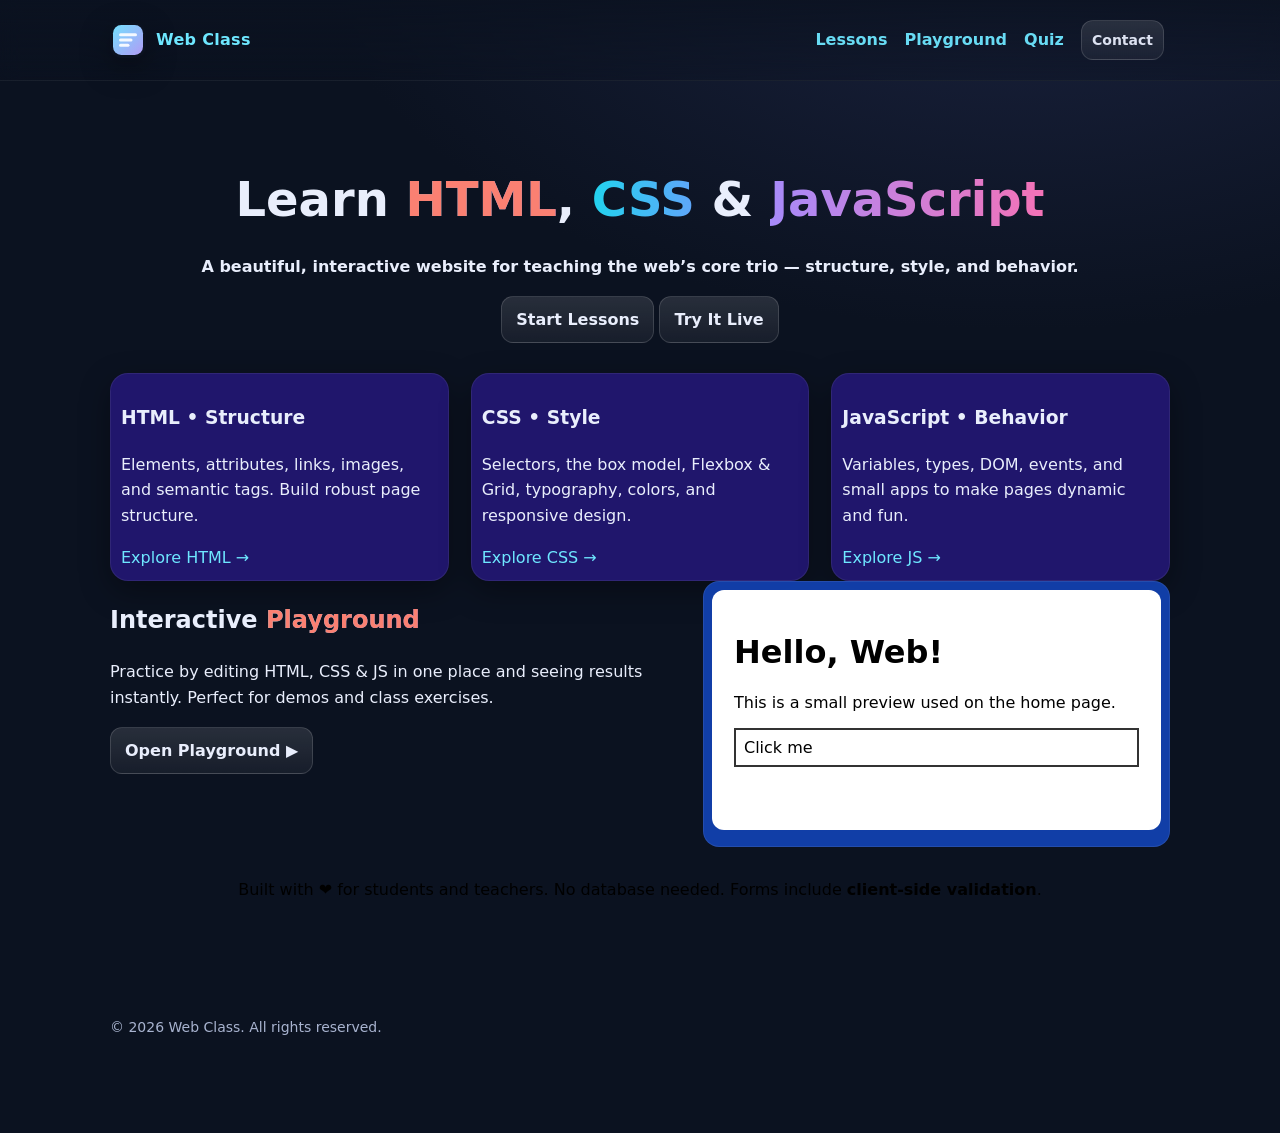
<file: index.html>
<!DOCTYPE html>
<html lang="en">
<head>
  <meta charset="utf-8" />
  <meta name="viewport" content="width=device-width, initial-scale=1" />
  <title>Web Class • HTML, CSS & JavaScript</title>
  <link rel="stylesheet" href="styles.css">
  <script defer src="script.js"></script>
</head>
<body class="home-page">
  <video autoplay muted loop id="myVideo" >
  <source src="v1.mp4" type="video/mp4">

</video>

  <header class="site-header">
    <div class="wrap nav">
      <a class="brand" href="index.html" aria-label="Home">
        <img src="logo.svg" alt="" width="36" height="36" class="logo">
        <span class="brand-text">Web Class</span>
      </a>
      <nav aria-label="Primary">
        <a href="lessons.html">Lessons</a>
        <a href="playground.html">Playground</a>
        <a href="quiz.html">Quiz</a>
        <a class="btn small" href="contact.html">Contact</a>
      </nav>
    </div>
  </header>

  <main class="wrap">
    <section class="hero">
      <h1>Learn <span class="grad">HTML</span>, <span class="grad-2">CSS</span> & <span class="grad-3">JavaScript</span></h1>
      <p class="tag">A beautiful, interactive website for teaching the web’s core trio — structure, style, and behavior.</p>
      <div class="cta-row">
        <a class="btn" href="lessons.html">Start Lessons</a>
        <a class="btn" href="playground.html">Try It Live</a>
      </div>
    </section>

    <section class="cards grid" role="list">
      <article class="card" role="listitem">
        <h3>HTML • Structure</h3>
        <p>Elements, attributes, links, images, and semantic tags. Build robust page structure.</p>
        <a class="text-link" href="lessons.html#html">Explore HTML →</a>
      </article>
      <article class="card" role="listitem">
        <h3>CSS • Style</h3>
        <p>Selectors, the box model, Flexbox & Grid, typography, colors, and responsive design.</p>
        <a class="text-link" href="lessons.html#css">Explore CSS →</a>
      </article>
      <article class="card" role="listitem">
        <h3>JavaScript • Behavior</h3>
        <p>Variables, types, DOM, events, and small apps to make pages dynamic and fun.</p>
        <a class="text-link" href="lessons.html#js">Explore JS →</a>
      </article>
    </section>

    <section class="showcase two">
      <div>
        <h2 class="twoline">Interactive <span class="grad">Playground</span></h2>
        <p style="text color: rgba(222, 32, 46, 0.89)" >Practice by editing HTML, CSS & JS in one place and seeing results instantly. Perfect for demos and class exercises.</p>
        <a class="btn" href="playground.html">Open Playground ▶</a>
      </div>
      <div class="demo-card">
        <iframe src="preview.html" title="Preview" class="mock"></iframe>
      </div>
    </section>

    <section class="footer-note">
      <p>Built with ❤️ for students and teachers. No database needed. Forms include <b>client‑side validation</b>.</p>
    </section>
  </main>

  <footer class="site-footer">
    <div class="wrap">
      <p>© <span id="year"></span> Web Class. All rights reserved.</p>
    </div>
  </footer>
</body>
</html>
</file>
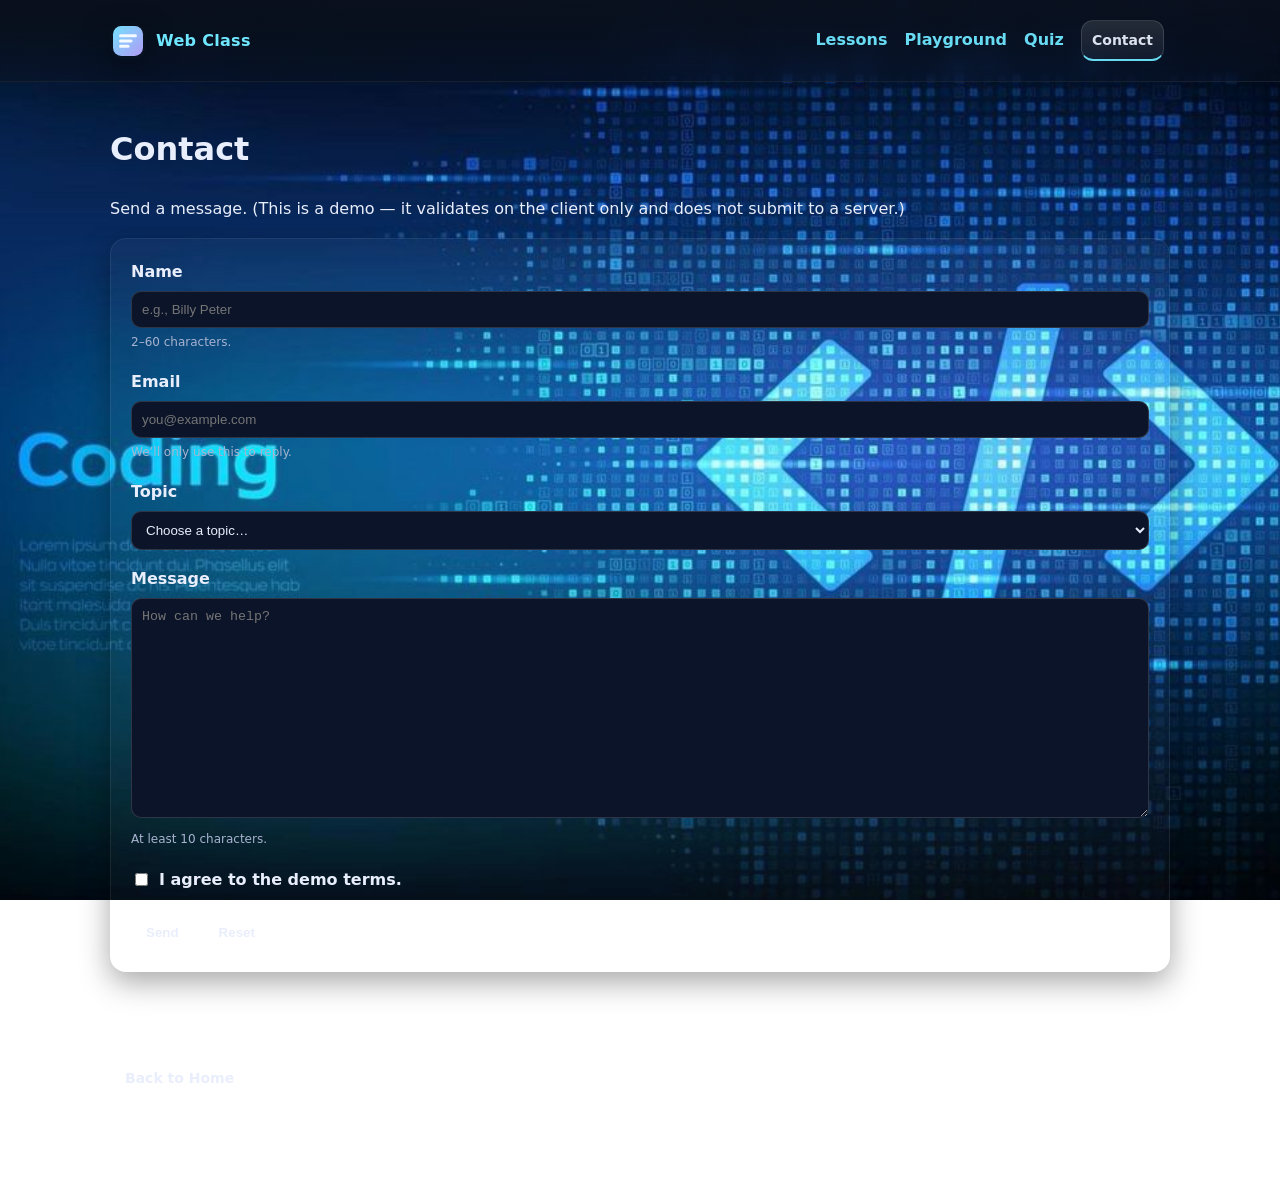
<file: contact.html>
<!DOCTYPE html>
<html lang="en">
<head>
  <meta charset="utf-8" />
  <meta name="viewport" content="width=device-width, initial-scale=1" />
  <title>Contact • Web Class</title>
  <link rel="stylesheet" href="styles.css">
  <script defer src="script.js"></script>
  <script defer src="validate.js"></script>
</head>
<body class="lesson-page">
  <header class="site-header">
    <div class="wrap nav">
      <a class="brand" href="index.html">
        <img src="logo.svg" alt="" width="36" height="36" class="logo">
        <span class="brand-text">Web Class</span>
      </a>
      <nav aria-label="Primary">
        <a href="lessons.html">Lessons</a>
        <a href="playground.html">Playground</a>
        <a href="quiz.html">Quiz</a>
        <a class="btn small active" href="contact.html">Contact</a>
      </nav>
    </div>
  </header>

  <main class="wrap">
    <h1>Contact</h1>
    <p>Send a message. (This is a demo — it validates on the client only and does not submit to a server.)</p>

    <form id="contactForm" novalidate class="form">
      <div class="field">
        <label for="name">Name</label>
        <input id="name" name="name" type="text" required minlength="2" maxlength="60" placeholder="e.g., Billy Peter">
        <small class="hint">2–60 characters.</small>
        <p class="error" id="err-name" aria-live="polite"></p>
      </div>

      <div class="field">
        <label for="email">Email</label>
        <input id="email" name="email" type="email" required placeholder="you@example.com" inputmode="email">
        <small class="hint">We’ll only use this to reply.</small>
        <p class="error" id="err-email" aria-live="polite"></p>
      </div>

      <div class="field">
        <label for="topic">Topic</label>
        <select id="topic" name="topic" required>
          <option value="">Choose a topic…</option>
          <option>General</option>
          <option>Lesson Request</option>
          <option>Bug Report</option>
        </select>
        <p class="error" id="err-topic" aria-live="polite"></p>
      </div>

      <div class="field">
        <label for="message">Message</label>
        <textarea id="message" name="message" required minlength="10" maxlength="800" placeholder="How can we help?"></textarea>
        <small class="hint">At least 10 characters.</small>
        <p class="error" id="err-message" aria-live="polite"></p>
      </div>

      <div class="field inline">
        <label class="checkbox">
          <input id="agree" type="checkbox" required>
          <span>I agree to the demo terms.</span>
        </label>
        <p class="error" id="err-agree" aria-live="polite"></p>
      </div>

      <div class="btn-row">
        <button class="btn" type="submit">Send</button>
        <button class="btn" type="reset">Reset</button>
      </div>

      <p class="success" id="success" hidden>✅ Message validated & ready to send! (No server configured.)</p>
    </form>
  </main>

  <footer class="site-footer">
    <div class="wrap">
      <p> <a class="btn"  href="index.html"> Back to Home</a></p>
    </div>
  </footer>
</body>
</html>
</file>
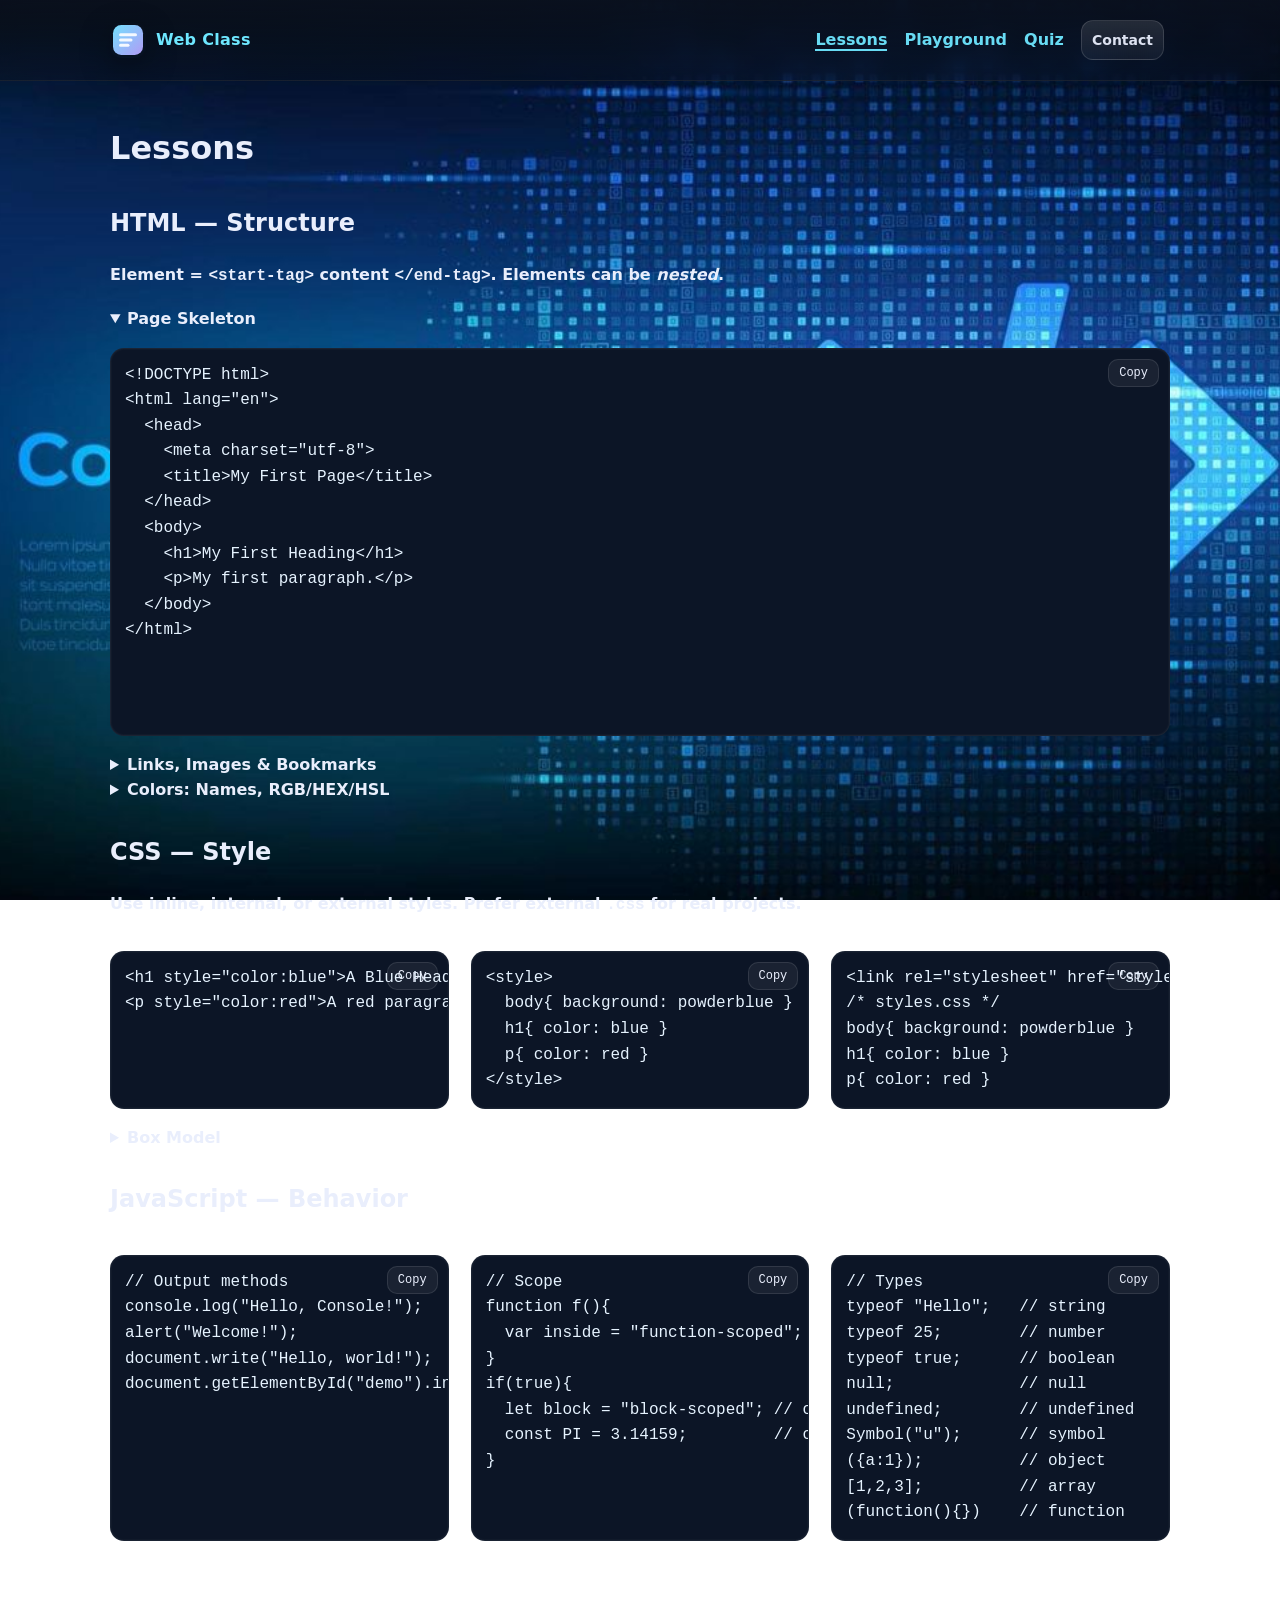
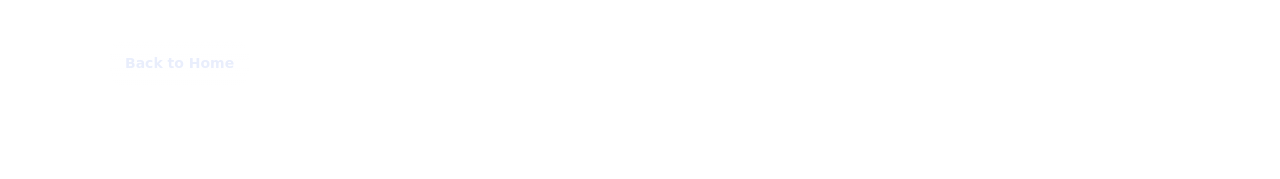
<file: lessons.html>
<!DOCTYPE html>
<html lang="en">
<head>
  <meta charset="utf-8" />
  <meta name="viewport" content="width=device-width, initial-scale=1" />
  <title>Lessons • Web Class</title>
  <link rel="stylesheet" href="styles.css">
  <script defer src="script.js"></script>
</head>
<body class="lesson-page">
  <header class="site-header">
    <div class="wrap nav">
      <a class="brand" href="index.html">
        <img src="logo.svg" alt="" width="36" height="36" class="logo">
        <span class="brand-text">Web Class</span>
      </a>
      <nav aria-label="Primary">
        <a class="active" href="lessons.html">Lessons</a>
        <a href="playground.html">Playground</a>
        <a href="quiz.html">Quiz</a>
        <a class="btn small" href="contact.html">Contact</a>
      </nav>
    </div>
  </header>

  <main class="wrap">
    <h1>Lessons</h1>

    <section id="html" class="section">
      <h2>HTML — Structure</h2>
      <p  style="font-weight:bold;"
  ><strong>Element</strong> = <code>&lt;start-tag&gt;</code> content <code>&lt;/end-tag&gt;</code>. Elements can be <em>nested</em>.</p>
      <details open>
        <summary  style="font-weight:bold;">Page Skeleton</summary>
        <pre class="code"><button class="copy" data-clip="#code-skeleton">Copy</button><code id="code-skeleton">&lt;!DOCTYPE html&gt;
&lt;html lang="en"&gt;
  &lt;head&gt;
    &lt;meta charset="utf-8"&gt;
    &lt;title&gt;My First Page&lt;/title&gt;
  &lt;/head&gt;
  &lt;body&gt;
    &lt;h1&gt;My First Heading&lt;/h1&gt;
    &lt;p&gt;My first paragraph.&lt;/p&gt;
  &lt;/body&gt;
&lt;/html&gt;
    
     
  </code></pre>
      </details>

      <details>
        <summary  style="font-weight:bold;">Links, Images & Bookmarks</summary>
        <pre class="code"><button class="copy" data-clip="#code-links">Copy</button><code id="code-links">&lt;h2 id="chapter4"&gt;Chapter 4&lt;/h2&gt;
&lt;a href="#chapter4"&gt;Jump to Chapter 4&lt;/a&gt;

&lt;a href="mailto:hello@example.com"&gt;Send Email&lt;/a&gt;
&lt;a href="page2.html"&gt;Relative link&lt;/a&gt;
&lt;a href="https://www.w3.org/" target="_blank"&gt;Absolute link&lt;/a&gt;
&lt;a href="/assets/guide.pdf" download&gt;Download PDF&lt;/a&gt;
&lt;a href="/"&gt;&lt;img src="logo.png" alt="Brand logo" width="120" height="32"&gt;&lt;/a&gt;</code></pre>
      </details>

      <details>
       <summary style="font-weight:bold;">Colors: Names, RGB/HEX/HSL</summary>
        <pre class="code"><button class="copy" data-clip="#code-colors">Copy</button><code id="code-colors">&lt;p style="background-color:Tomato; color:white"&gt;Color name&lt;/p&gt;
&lt;p style="background: rgb(255,99,71)"&gt;RGB&lt;/p&gt;
&lt;p style="background: #ff6347"&gt;HEX&lt;/p&gt;
&lt;p style="background: hsl(9,100%,64%)"&gt;HSL&lt;/p&gt;
&lt;p style="background: rgba(255,99,71,.5)"&gt;RGBA (alpha)&lt;/p&gt;
&lt;p style="background: hsla(9,100%,64%,.5)"&gt;HSLA (alpha)&lt;/p&gt;</code></pre>
      </details>
    </section>

    <section id="css" class="section">
      <h2>CSS — Style</h2>
      <p style="font-weight:bold;">Use inline, internal, or external styles. Prefer external <code>.css</code> for real projects.</p>
      <div class="grid">
        <pre class="code"><button class="copy" data-clip="#code-inline">Copy</button><code id="code-inline">&lt;h1 style="color:blue"&gt;A Blue Heading&lt;/h1&gt;
&lt;p style="color:red"&gt;A red paragraph.&lt;/p&gt;</code></pre>
        <pre class="code"><button class="copy" data-clip="#code-internal">Copy</button><code id="code-internal">&lt;style&gt;
  body{ background: powderblue }
  h1{ color: blue }
  p{ color: red }
&lt;/style&gt;</code></pre>
        <pre class="code"><button class="copy" data-clip="#code-external">Copy</button><code id="code-external">&lt;link rel="stylesheet" href="styles.css"&gt;
/* styles.css */
body{ background: powderblue }
h1{ color: blue }
p{ color: red }</code></pre>
      </div>

      <details>
        <summary style="font-weight:bold;">Box Model</summary>
        <pre class="code"><button class="copy" data-clip="#code-box">Copy</button><code id="code-box">p{
  border: 2px solid powderblue; /* line around the element */
  padding: 30px;                /* space between border and content */
  margin: 50px;                 /* space outside the border */
}</code></pre>
      </details>
    </section>

    <section id="js" class="section">
      <h2>JavaScript — Behavior</h2>
      <div class="grid">
        <pre class="code"><button class="copy" data-clip="#code-output">Copy</button><code id="code-output">// Output methods
console.log("Hello, Console!");
alert("Welcome!");
document.write("Hello, world!");
document.getElementById("demo").innerHTML = "New text!";</code></pre>
        <pre class="code"><button class="copy" data-clip="#code-scope">Copy</button><code id="code-scope">// Scope
function f(){
  var inside = "function-scoped"; // only inside f
}
if(true){
  let block = "block-scoped"; // only inside this block
  const PI = 3.14159;         // constant
}</code></pre>
        <pre class="code"><button class="copy" data-clip="#code-types">Copy</button><code id="code-types">// Types
typeof "Hello";   // string
typeof 25;        // number
typeof true;      // boolean
null;             // null
undefined;        // undefined
Symbol("u");      // symbol
({a:1});          // object
[1,2,3];          // array
(function(){})    // function</code></pre>
      </div>
    </section>
  </main>

  <footer class="site-footer">
    <div class="wrap">
      <p><a class="btn" href="index.html"> Back to Home</a></p>
    </div>
  </footer>
</body>
</html>
</file>
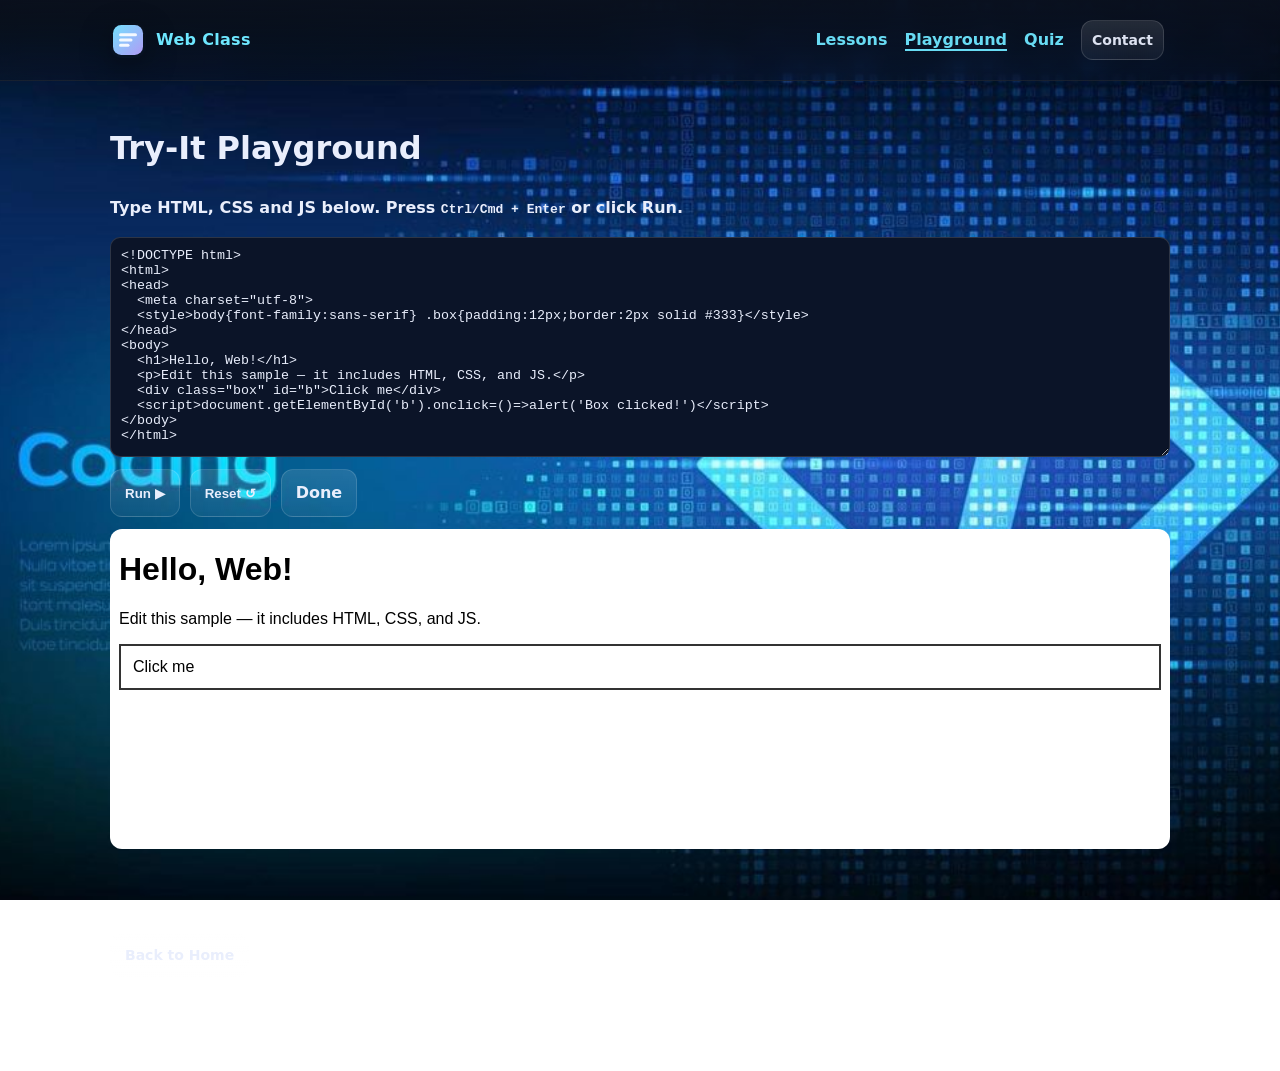
<file: playground.html>
<!DOCTYPE html>
<html lang="en">
<head>
  <meta charset="utf-8" />
  <meta name="viewport" content="width=device-width, initial-scale=1" />
  <title>Playground • Web Class</title>
  <link rel="stylesheet" href="styles.css">
  <script defer src="script.js"></script>
</head>
<body class="playgound-page">
  <header class="site-header">
    <div class="wrap nav">
      <a class="brand" href="index.html">
        <img src="logo.svg" alt="" width="36" height="36" class="logo">
        <span class="brand-text">Web Class</span>
      </a>
      <nav aria-label="Primary">
        <a href="lessons.html">Lessons</a>
        <a class="active" href="playground.html">Playground</a>
        <a href="quiz.html">Quiz</a>
        <a class="btn small" href="contact.html">Contact</a>
      </nav>
    </div>
  </header>

  <main class="wrap">
    <h1>Try‑It Playground</h1>
    <p style="font-weight:bold;"
    font-size="10px">Type HTML, CSS and JS below. Press <kbd>Ctrl/Cmd + Enter</kbd> or click <b>Run</b>.</p>
    <div class="try grid-1">
      <textarea id="editor" aria-label="Playground editor">&lt;!DOCTYPE html&gt;
&lt;html&gt;
&lt;head&gt;
  &lt;meta charset="utf-8"&gt;
  &lt;style&gt;body{font-family:sans-serif} .box{padding:12px;border:2px solid #333}&lt;/style&gt;
&lt;/head&gt;
&lt;body&gt;
  &lt;h1&gt;Hello, Web!&lt;/h1&gt;
  &lt;p&gt;Edit this sample — it includes HTML, CSS, and JS.&lt;/p&gt;
  &lt;div class="box" id="b"&gt;Click me&lt;/div&gt;
  &lt;script&gt;document.getElementById('b').onclick=()=>alert('Box clicked!')&lt;/script&gt;
&lt;/body&gt;
&lt;/html&gt;</textarea>
      <div class="btn-row">
        <button id="run" class="btn">Run ▶</button>
        <button id="reset" class="btn">Reset ↺</button>
        <span id="status" class="btn">Ready</span>
      </div>
      <iframe id="out" class="try-frame" title="Output"></iframe>
    </div>
  </main>

  <footer class="site-footer">
    <div class="wrap">
      <p><a class="btn" href="index.html"> Back to Home</a></p>
    </div>
  </footer>

  <script>
    const editor = document.getElementById('editor');
    const out = document.getElementById('out');
    const status = document.getElementById('status');
    const defaultCode = editor.value;

    function run(){
      const blob = new Blob([editor.value], {type:'text/html'});
      out.src = URL.createObjectURL(blob);
      status.textContent='Running…';
      setTimeout(()=>status.textContent='Done',400);
    }
    document.getElementById('run').onclick = run;
    document.getElementById('reset').onclick = ()=>{ editor.value = defaultCode; run(); };
    editor.addEventListener('keydown', e=>{ if((e.metaKey||e.ctrlKey) && e.key==='Enter'){ run(); } });
    run();
  </script>
</body>
</html>
</file>
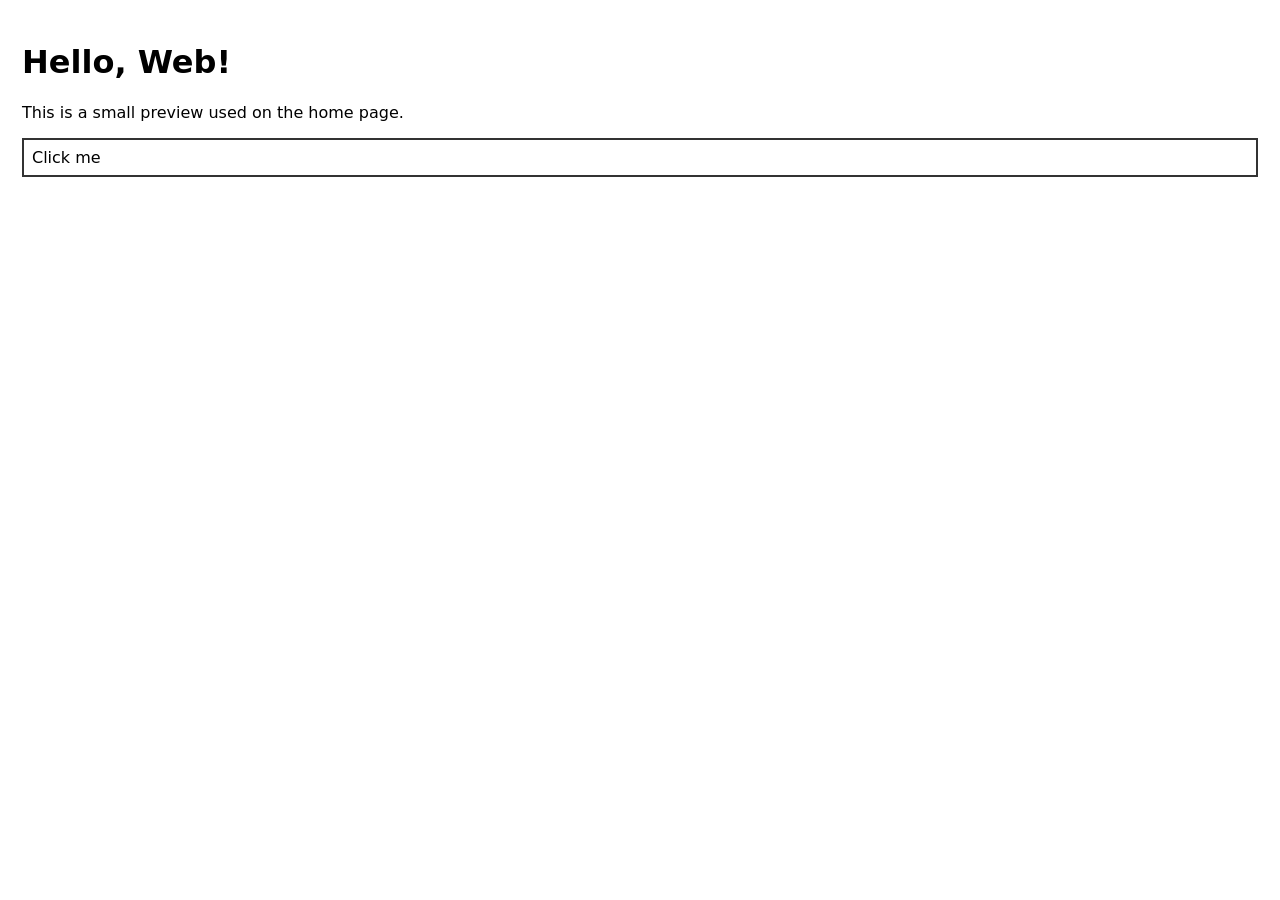
<file: preview.html>
<!DOCTYPE html>

<html><head><meta charset="utf-8"><style>
body{font-family:system-ui, -apple-system, Segoe UI, Roboto, Arial; padding:14px}
.box{border:2px solid #333;padding:8px}
</style></head>
<body>
  <h1>Hello, Web!</h1>
  <p>This is a small preview used on the home page.</p>
  <div class="box" id="b">Click me</div>
  <script>document.getElementById('b').onclick=()=>alert('Box clicked!');</script>
</body></html>
</file>
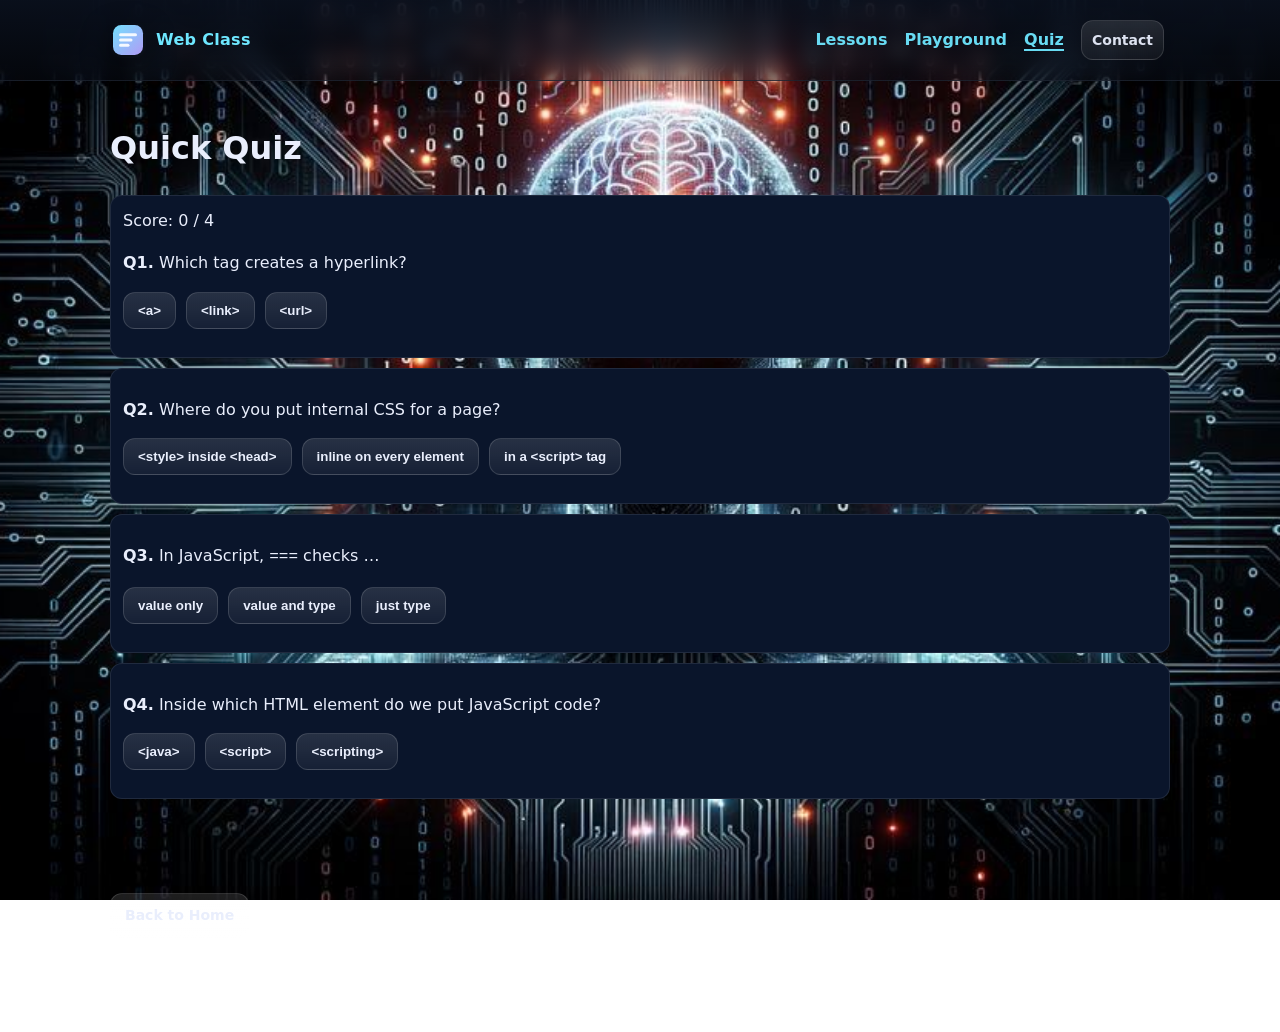
<file: quiz.html>
<!DOCTYPE html>
<html lang="en">
<head>
  <meta charset="utf-8" />
  <meta name="viewport" content="width=device-width, initial-scale=1" />
  <title>Quiz • Web Class</title>
  <link rel="stylesheet" href="styles.css">
  <script defer src="script.js"></script>
</head>
<body class="quiz-page">
  <header class="site-header">
    <div class="wrap nav">
      <a class="brand" href="index.html">
        <img src="logo.svg" alt="" width="36" height="36" class="logo">
        <span class="brand-text">Web Class</span>
      </a>
      <nav aria-label="Primary">
        <a href="lessons.html">Lessons</a>
        <a href="playground.html">Playground</a>
        <a class="active" href="quiz.html">Quiz</a>
        <a class="btn small" href="contact.html">Contact</a>
      </nav>
    </div>
  </header>

  <main class="wrap">
    <h1>Quick Quiz</h1>
    <div class="quiz">
      <div class="q">
    
       <div class="score" id="scoreBox">Score: <span id="score">0</span> / 4</div>

        <p><strong>Q1.</strong> Which tag creates a hyperlink?</p>
        <div class="btn-row">
          <button class="btn a" data-correct="true">&lt;a&gt;</button>
          <button class="btn a">&lt;link&gt;</button>
          <button class="btn a">&lt;url&gt;</button>
        </div>
        <p class="result" aria-live="polite"></p>
      </div>
      <div class="q">
        <p><strong>Q2.</strong> Where do you put internal CSS for a page?</p>
        <div class="btn-row">
          <button class="btn a" data-correct="true">&lt;style&gt; inside &lt;head&gt;</button>
          <button class="btn a">inline on every element</button>
          <button class="btn a">in a &lt;script&gt; tag</button>
        </div>
        <p class="result" aria-live="polite"></p>
      </div>
      <div class="q">
        <p><strong>Q3.</strong> In JavaScript, <code>===</code> checks …</p>
        <div class="btn-row">
          <button class="btn a">value only</button>
          <button class="btn a" data-correct="true">value and type</button>
          <button class="btn a">just type</button>
        </div>
        <p class="result" aria-live="polite"></p>
      </div>
        
     <div class="q">
       <p><strong>Q4.</strong> Inside which HTML element do we put JavaScript code?</p>
          <div class="btn-row">
          <button class="btn a">&lt;java&gt;</button>
          <button class="btn a" data-correct="true">&lt;script&gt;</button>
          <button class="btn a">&lt;scripting&gt;</button>
        </div>
        <p class="result" aria-live="polite"></p>
      </div>
    </div>
  </main>

  <footer class="site-footer">
    <div class="wrap">
      <p><a class="btn" href="index.html"> Back to Home</a></p>
    </div>
  </footer>

 <script>
    let score = 0;
    const scoreEl = document.getElementById("score");
    const scoreBox = document.getElementById("scoreBox");

    document.querySelectorAll('.q').forEach(q => {
      let answered = false; // prevent double scoring
      q.querySelectorAll('.a').forEach(b => {
        b.addEventListener('click', () => {
          const correct = b.dataset.correct !== undefined;
          const res = q.querySelector('.result');

          // Move score bar above the current question
          q.prepend(scoreBox);

          if (!answered) {
            if (correct) {
              score++;
              scoreEl.textContent = score;
              res.textContent = 'Correct ✅';
              res.style.color = 'limegreen';
              answered = true;
            } else {
              res.textContent = 'Try again ❌';
              res.style.color = 'red';
            }
          }
        });
      });
    });
  </script>
</body>
</html>
</file>
<file: styles.css>
:root{
  --bg:#0b1220;
  --card:#111a2e;
  --ink:#e9eefc;
  --muted:#a8b3cf;
  --accent:#6ee7ff;
  --accent-2:#b794f4;
  --ok:#10b981;
  --warn:#f59e0b;
  --bad:#ef4444;
  --radius: 18px;
  --shadow: 0 10px 30px rgba(0,0,0,.35);
  --mono: ui-monospace, Menlo, Monaco, Consolas, 'Liberation Mono', 'Courier New', monospace;
  --sans: ui-sans-serif, system-ui, -apple-system, Segoe UI, Roboto, Ubuntu, Cantarell, Noto Sans, Arial, 'Apple Color Emoji','Segoe UI Emoji';
}
*{box-sizing:border-box}
html,
body.home-page {
  background: ("p3.jpg") no-repeat center center fixed;
  background-size: cover;
  background-attachment: fixed;
  min-height: 100vh;
}

body.quiz-page {
  background: url("p3.jpg") no-repeat center center fixed;
  background-size: cover;
  background-attachment: fixed;
  min-height: 100vh;
}

body.playgound-page {
  background: url("p4.jpg") no-repeat center center fixed;
  background-size: cover;
  background-attachment: fixed;
  min-height: 100vh;
}
body.lesson-page {
  background: url("p4.jpg") no-repeat center center fixed;
  background-size: cover;
  background-attachment: fixed;
  min-height: 100vh;
}

body{margin:0;background: radial-gradient(1200px 700px at 80% -10%, #1b2340 0%, #0b1220 60%), var(--bg); color:var(--ink); font-family:var(--sans); line-height:1.6}
a{color:var(--accent); text-decoration:none}
a:hover{opacity:.9}
.wrap{ max-width:1100px;margin:0 auto;padding:30px}
.site-header{position:sticky;top:0;z-index:30;backdrop-filter: blur(10px);background: linear-gradient(to bottom, rgba(11,18,32,.85), rgba(11,18,32,.35));border-bottom: 1px solid rgba(255,255,255,.06)}
.nav{display:flex;align-items:center;justify-content:space-between;gap:20px}
.brand{display:flex;align-items:center;gap:10px;font-weight:800;letter-spacing:.3px}
.logo{border-radius:12px;box-shadow:var(--shadow)}
nav a{font-weight:600;opacity:.95;margin:0 6px}
nav a.active{border-bottom:2px solid var(--accent)}
.btn {
  background: #0d7bc4;
  color: #fff;
  border: none;
  padding: 0.6em 1.2em;
  border-radius: 8px;
  cursor: pointer;
  transition: all 0.3s ease; /* smooth hover */
}

.btn:hover {
  background: #2176bd; /* darker shade */
  transform: translateY(-3px); /* little lift */
  box-shadow: 0 4px 10px rgba(0,0,0,0.2);
}


.btn:active {
  transform: translateY(-1px);
  box-shadow: 0 2px 6px rgba(0,0,0,0.2);
}

.wrap{max-width:1100px;margin:0 auto;padding:20px}
.site-header{position:sticky;top:0;z-index:30;backdrop-filter: blur(10px);background: linear-gradient(to bottom, rgba(11,18,32,.85), rgba(11,18,32,.35));border-bottom: 1px solid rgba(255,255,255,.06)}
.nav{display:flex;align-items:center;justify-content:space-between;gap:20px}
.brand{display:flex;align-items:center;gap:10px;font-weight:800;letter-spacing:.3px}
.logo{border-radius:12px;box-shadow:var(--shadow)}
nav a{font-weight:600;opacity:.95;margin:0 6px}
nav a.active{border-bottom:2px solid var(--accent)}
.btn{display:inline-block;padding:10px 14px;border-radius:12px;border:1px solid rgba(255,255,255,.14);background:linear-gradient(180deg, rgba(255,255,255,.12), rgba(255,255,255,.05));color:var(--ink);font-weight:700;cursor:pointer}
.btn.small{padding:8px 10px;font-size:14px}
.btn.ghost{background: transparent}
.btn-row{display:flex;gap:10px;flex-wrap:wrap}
.hero{padding:60px 20px 30px;text-align:center}
.hero h1{font-size: clamp(28px, 5vw, 48px);margin:0 0 10px}
.tag{color:rgba(229, 39, 119, 0.88)(--muted);font-weight:600}
.grad{background:linear-gradient(90deg,var(--accent),var(--accent-2));-webkit-background-clip:text;background-clip:text;color:salmon}
.grad-2{background:linear-gradient(90deg,#22d3ee,#60a5fa);-webkit-background-clip:text;background-clip:text;color:transparent}
.grad-3{background:linear-gradient(90deg,#a78bfa,#f472b6);-webkit-background-clip:text;background-clip:text;color:transparent}
.grid{display:grid;gap:22px;grid-template-columns: repeat(auto-fit, minmax(260px,1fr))}
.cards .card{background:#20166c;
  border: 1px solid rgba(255,255,255,.07);padding: 10px;border-radius: var(--radius);box-shadow: var(--shadow)}
.section{scroll-margin-top:90px;
  
  margin-top:30px}
.two{display:grid;grid-template-columns: 1.1fr .9fr;gap:22px}
@media (max-width: 880px){.two{grid-template-columns:1fr}}
.demo-card{background:rgba(19, 70, 188, 0.87);border:1px solid rgba(255,255,255,.08);border-radius:16px;padding:8px}
.mock{width:100%;min-height:240px;border:0;border-radius:12px;background:white}
footer.site-footer{color:var(--muted);font-size:14px;padding:30px 0 60px}
.footer-note{color:black;text-align:center;margin:30px 0}
.code{position:relative;background:#0c1526;border:1px solid rgba(255,255,255,.06);color:#e6f3ff;padding:14px;border-radius:14px;overflow:auto;box-shadow: inset 0 0 0 1px rgba(255,255,255,.02)}
.copy{position:absolute;top:10px;right:10px;font-family:var(--mono);font-size:12px;padding:6px 10px;border-radius:10px;border:1px solid rgba(255,255,255,.1);background: rgba(255,255,255,.06);color:var(--ink);cursor:pointer}
pre, code{font-family:var(--mono)}
.details{background:#0e1830;border:1px solid rgba(255,255,255,.08);padding:14px;border-radius:14px}
.try-frame{width:100%;min-height:320px;background:white;border-radius:12px;border:1px solid rgba(255,255,255,.1)}
.grid-1{display:grid;gap:12px}
textarea{width:100%;min-height:220px;background:#0b1428;color:var(--ink);border:1px solid rgba(255,255,255,.1);border-radius:12px;padding:12px;font-family:var(--mono)}
.quiz .q{padding:12px;border-radius:12px;background:#0a152b;border:1px solid rgba(255,255,255,.09);margin-bottom:10px}
.pill{display:inline-block;font-size:12px;padding:4px 10px;border-radius:999px;background:rgba(255,255,255,.08);border:1px solid rgba(255,255,255,.08);color:var(--muted)}/* Form styles */
form{background:linear-gradient(180deg, rgba(255,255,255,.03), rgba(255,255,255,.02));border: 1px solid rgba(255,255,255,.07);padding:20px;border-radius:16px;box-shadow:var(--shadow)}
.field{margin-bottom:16px}
.field.inline{display:flex;align-items:center;gap:12px}
label{display:block;margin-bottom:6px;font-weight:700}
input[type=text], input[type=email], select, textarea{width:100%;padding:10px;border-radius:10px;border:1px solid rgba(255,255,255,.14);background:#0b1428;color:var(--ink)}
input:focus, textarea:focus, select:focus{outline:2px solid var(--accent);border-color:transparent}
.hint{color:var(--muted);font-size:12px}
.error{color:var(--bad);font-size:14px;margin:6px 0 0}
.success{color:var(--ok);font-weight:700}
.checkbox{display:flex;align-items:center;gap:8px}
#myVideo {
  position: fixed;
  right: 0;
  bottom: 0;
  min-width: 100%;
  min-height: 100%;
  z-index: -1;
  object-fit: cover;
}

.content {
  position: relative;
  z-index: 1;
  color: white;
  padding: 20px;
  text-align: center;
}
.cards grid{
  position: relative;
  z-index: 2;
  display: flex;
  justify-content: center;
  gap: 20px;
  }
</file>
